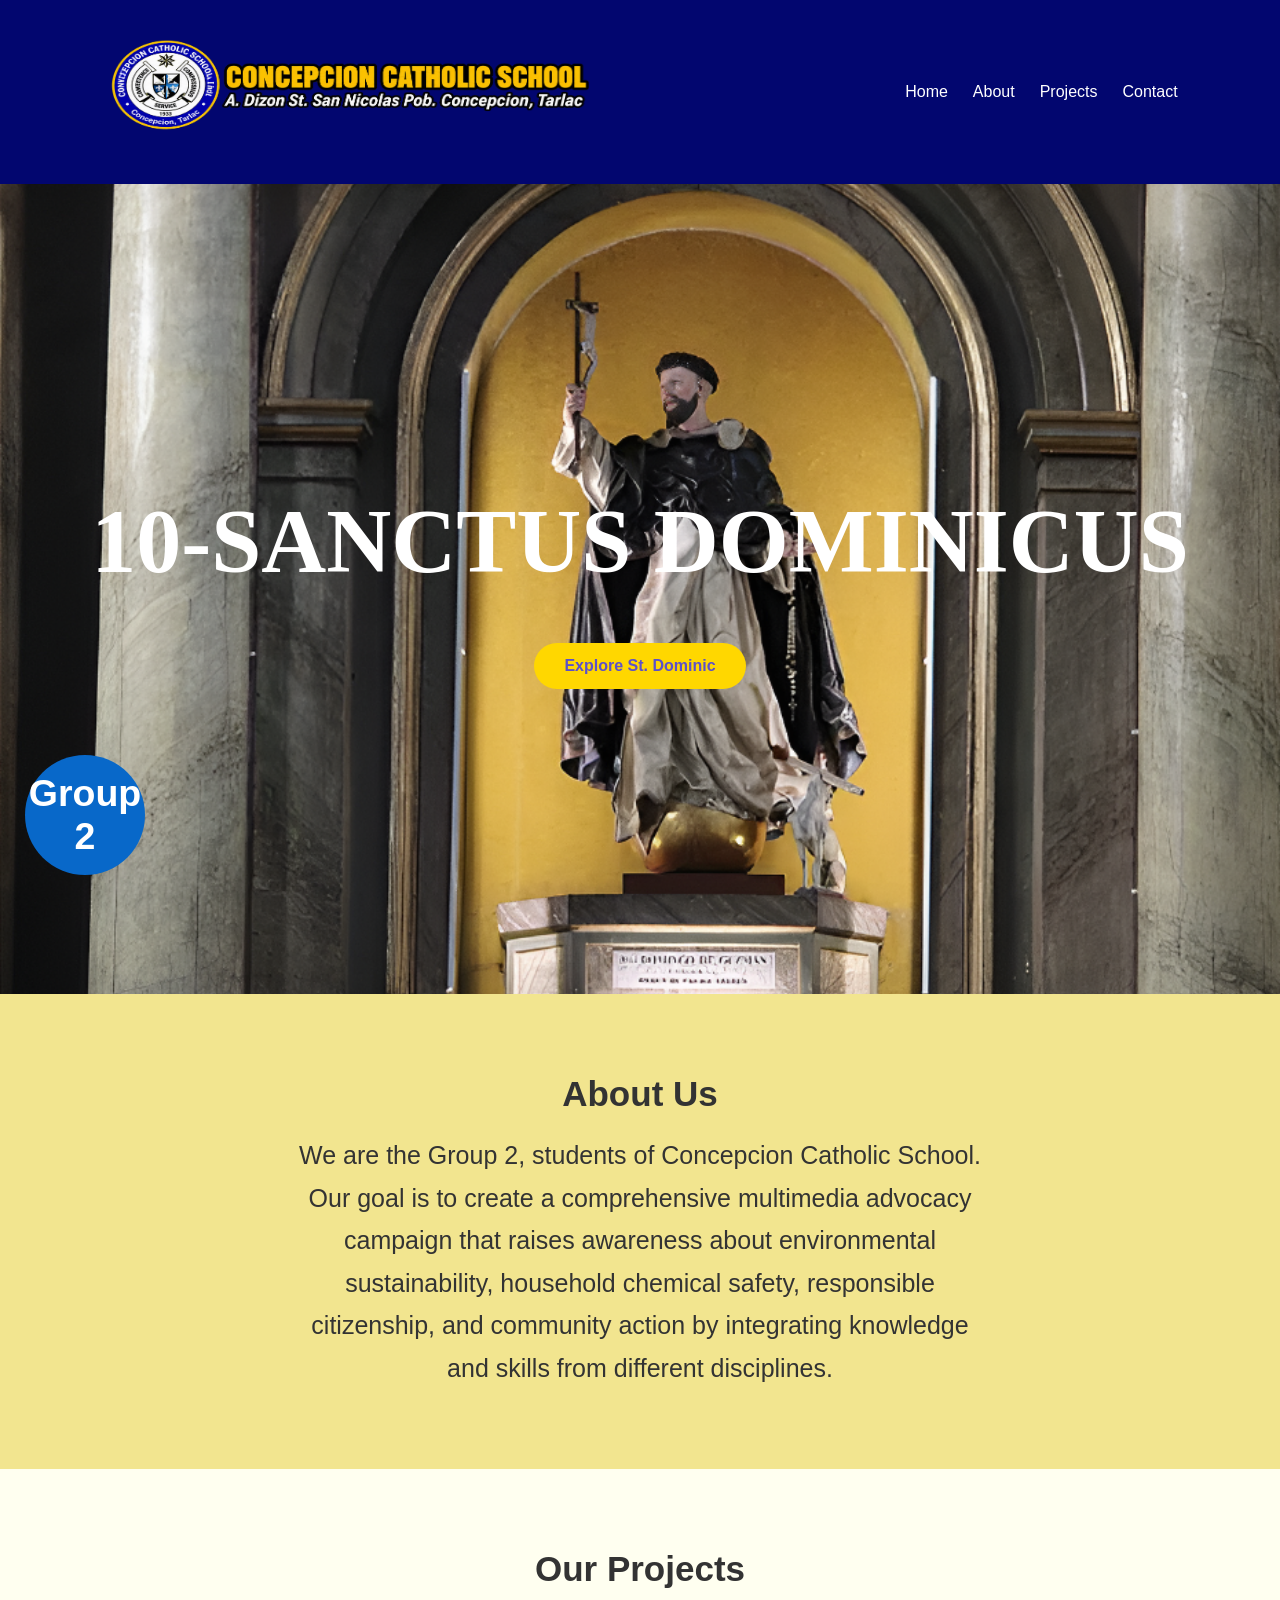
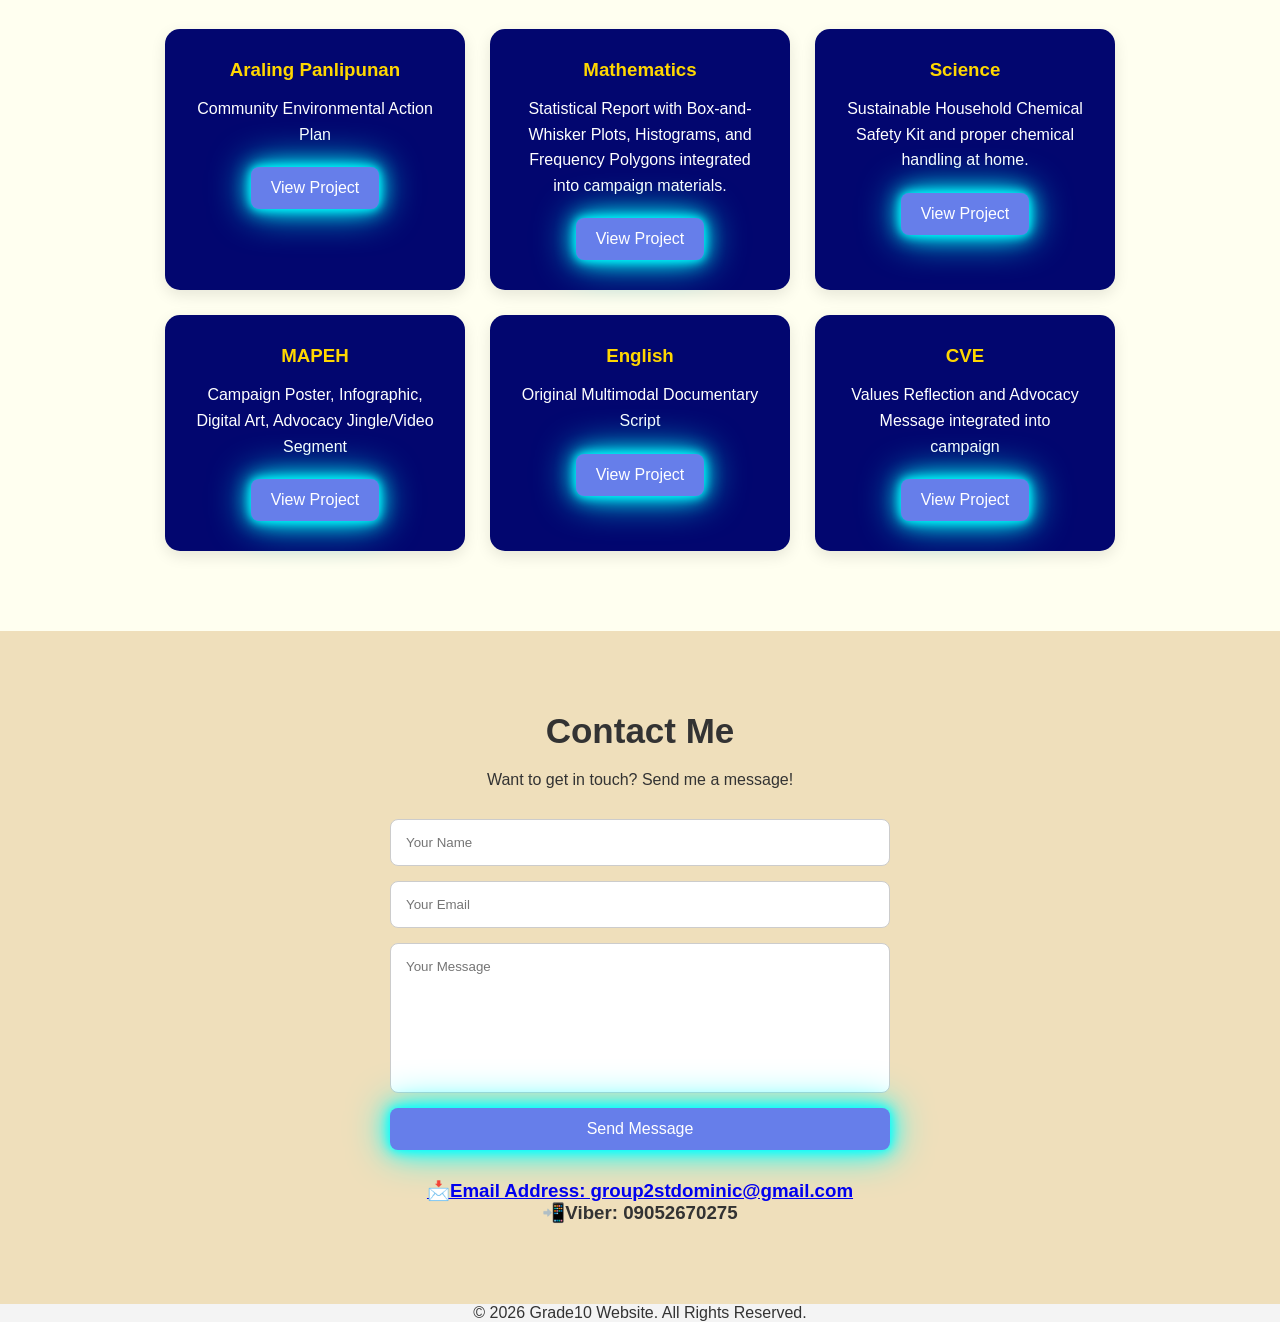
<file: index.html>
<!DOCTYPE html>
<html lang="en">
<head>
    <meta charset="UTF-8">
    <meta name="viewport" content="width=device-width, initial-scale=1.0">
    <title>My Website</title>
    <link rel="stylesheet" href="style.css">
</head>

<body>

    <header>
        <nav>
<div class="logo-title">
    <img src="ccsnobg4.png" width=500" height="140" alt="School Logo">
    
</div>
   
   

           <div class="nav-links">
                <a href="#home">Home</a>
                <a href="#about">About</a>
                <a href="#projects">Projects</a>
                <a href="#contact">Contact</a>
            </div>
        </nav>
    </header>

    <section id="home" class="hero">
        <div>
           <h1 class="color-change">10-SANCTUS DOMINICUS</h1>

   <a href="stdominic.html" class="button">Explore St. Dominic</a>
</div>

<div>
<a href="page2.html" class="round-button">
 <h2>Group<br>2 </h2>
</a>

</div>

           
            
    </section>

    <section id="about" class="about">
        <h2>About Us</h2>
        <p>We are the Group 2, students of Concepcion Catholic School. Our goal is to create a comprehensive multimedia advocacy campaign that raises awareness about environmental sustainability, household chemical safety, responsible citizenship, and community action by integrating knowledge and skills from different disciplines.
        </p>
    </section>

    <section id="projects" class="projects">
      <h2 class="bounce-text">Our Projects</h2>  
        <div class="cards">

            <div class="card">
                <h3>Araling Panlipunan</h3>
                <p>
                    Community Environmental Action Plan

                </p>
          <a href="AP.html" class="project-button">

                   <button>View Project</button>
             </a>

                
            </div>

            <div class="card">
                <h3>Mathematics</h3>
                <p>
                    Statistical Report with Box-and-Whisker Plots, Histograms, and Frequency Polygons integrated into campaign materials.
                </p>
               <a href="Math.html" class="project-button">
                <button>View Project</button>
               </a>
            </div>

            <div class="card">
                <h3>Science</h3>
                <p>
                    Sustainable Household Chemical Safety Kit and proper chemical handling at home.
                </p>
            <a href="Science.html" class="project-button">
                      <button>View Project</button>
             </a>
            </div>

              <div class="card">
                <h3>MAPEH</h3>
                <p>
                   Campaign Poster, Infographic, Digital Art, Advocacy Jingle/Video Segment                
                </p>
            <a href="MAPEH.html" class="project-button">
              <button>View Project</button>
                 </a>
            </div>

<div class="card">
                <h3>English</h3>
                <p>
                   Original Multimodal Documentary Script
                </p>
           <a href="English.html" class="project-button">
                <button>View Project</button>
            </a>
            </div>

<div class="card">
                <h3>CVE</h3>
                <p>
                    Values Reflection and Advocacy Message integrated into campaign
                </p>
            <a href="CVE.html" class="project-button">
                <button>View Project</button>
              </a>

            </div>





    </section>

    <section id="contact" class="contact">
        <h2>Contact Me</h2>
        <p>Want to get in touch? Send me a message!</p>
<form id="contactForm">
    <input type="text" placeholder="Your Name">
    <input type="email" placeholder="Your Email">
    <textarea id="message" placeholder="Your Message"></textarea>
    
    <button type="submit">Send Message</button>
</form>

<script>
document.getElementById("contactForm").addEventListener("submit", function(event) {
    event.preventDefault();

    alert("Your message has been sent✅!");

    this.reset();
});
</script>
 
<center>
<a href="https://mail.google.com/mail/u/1/#inbox?compose=new" class="email-link">
    <h3>📩Email Address: group2stdominic@gmail.com</h3>
</a>
    <h3>📲Viber: 09052670275</h3>
</center>


    </section>

    <footer>
      <center>  <p>© 2026 Grade10 Website. All Rights Reserved.</p></center>
    </footer>

</body>
</html>
</file>
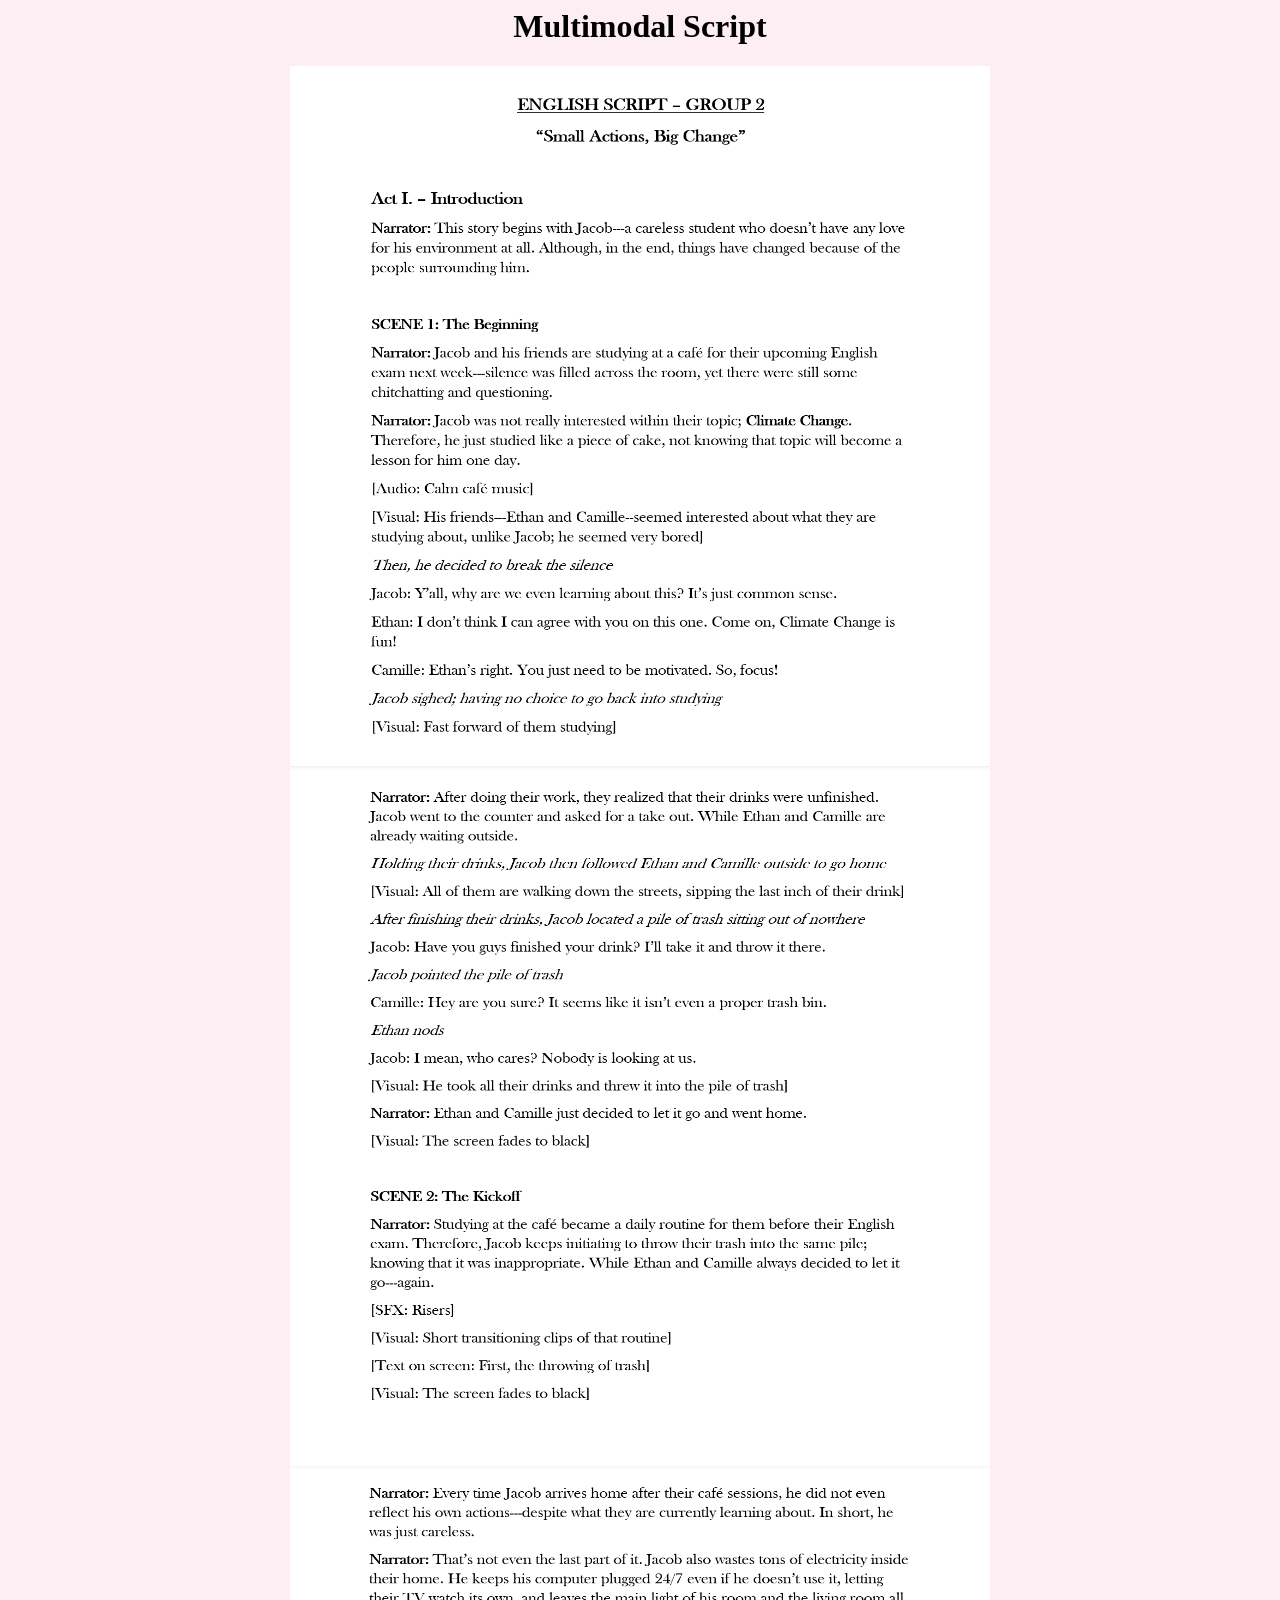
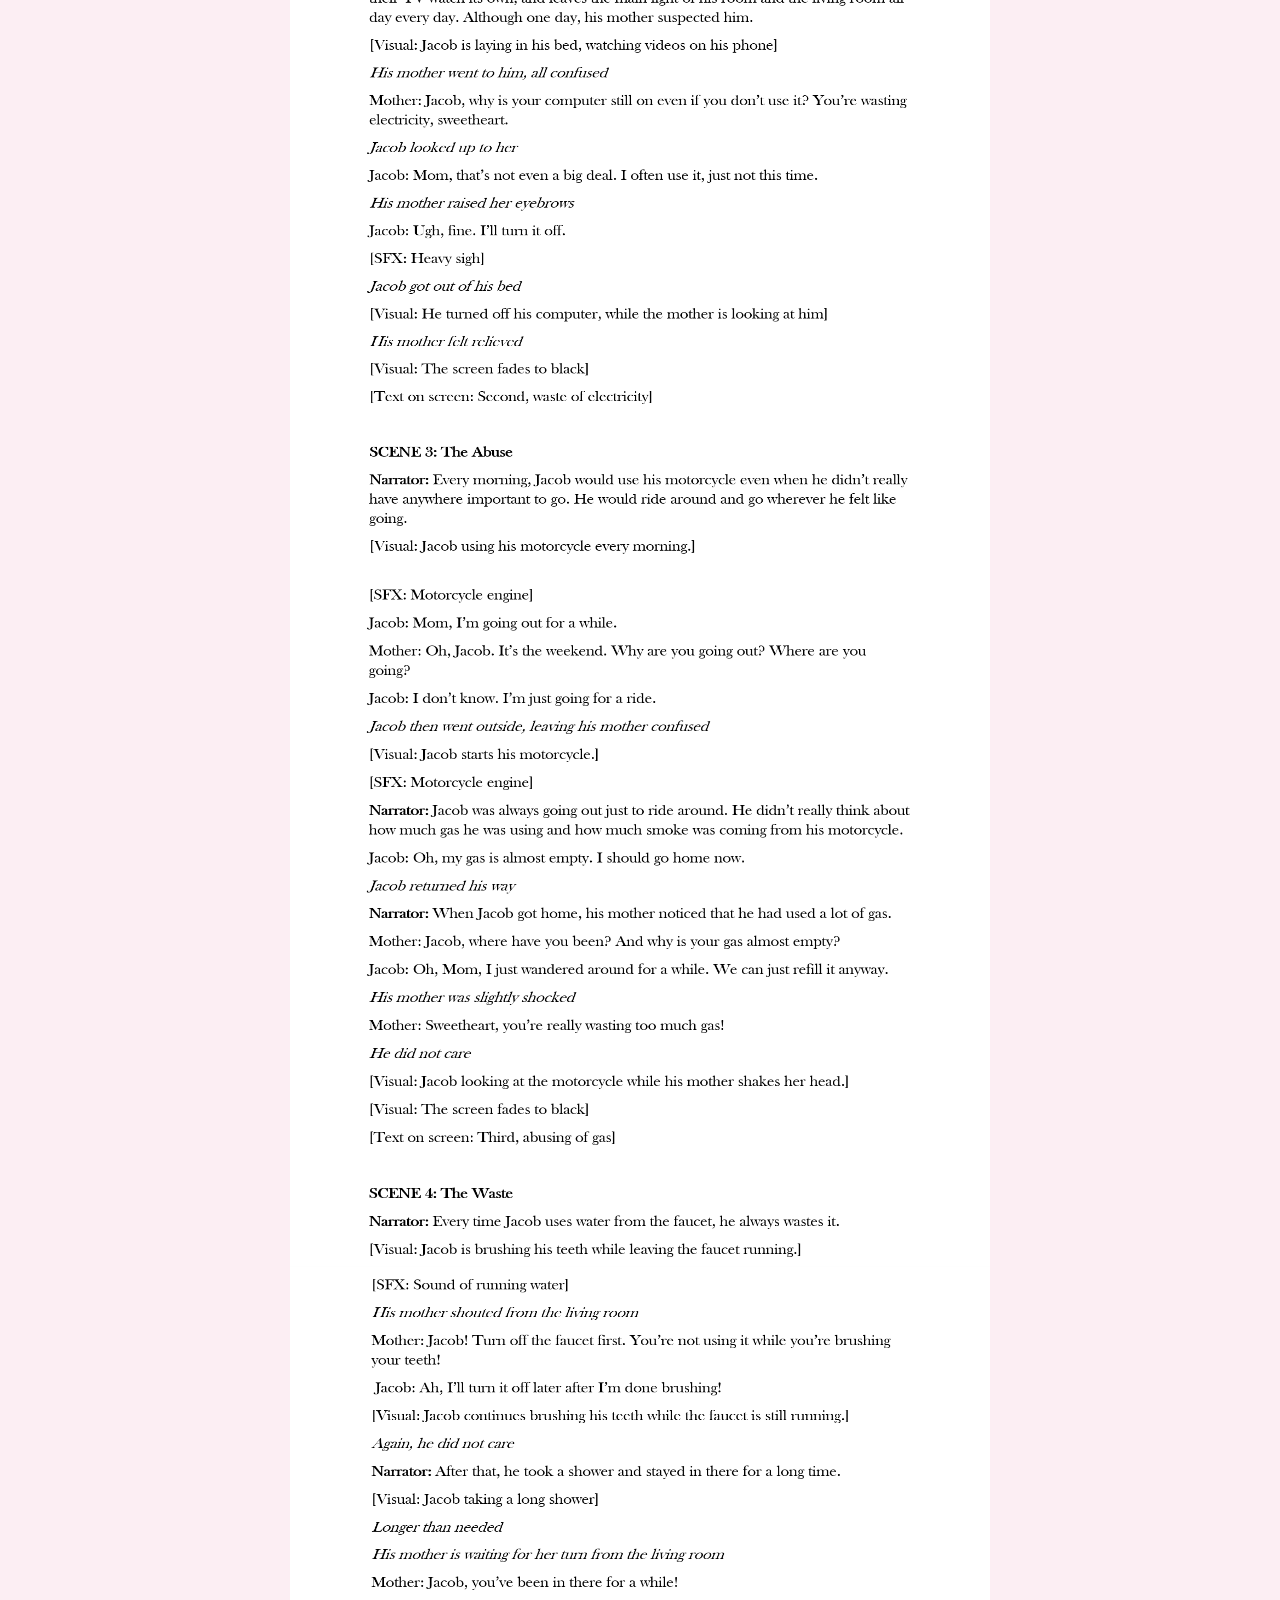
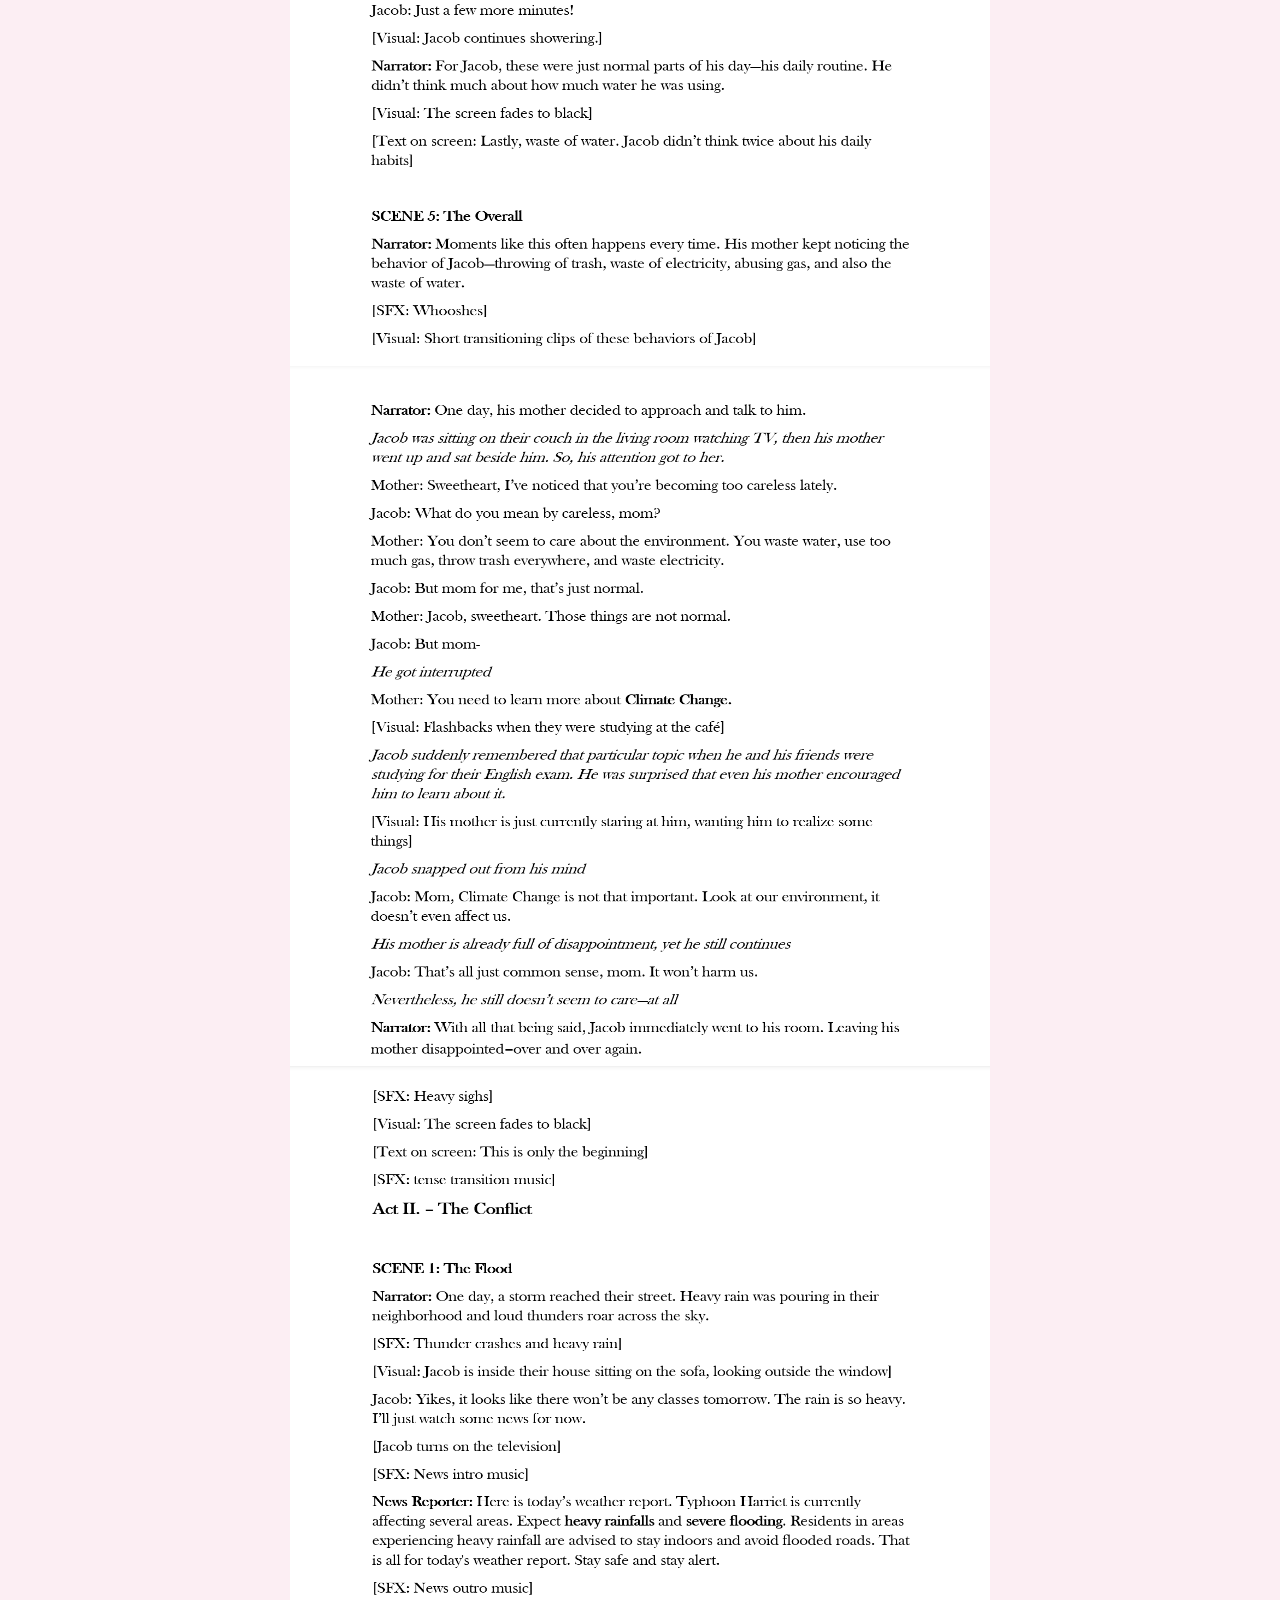
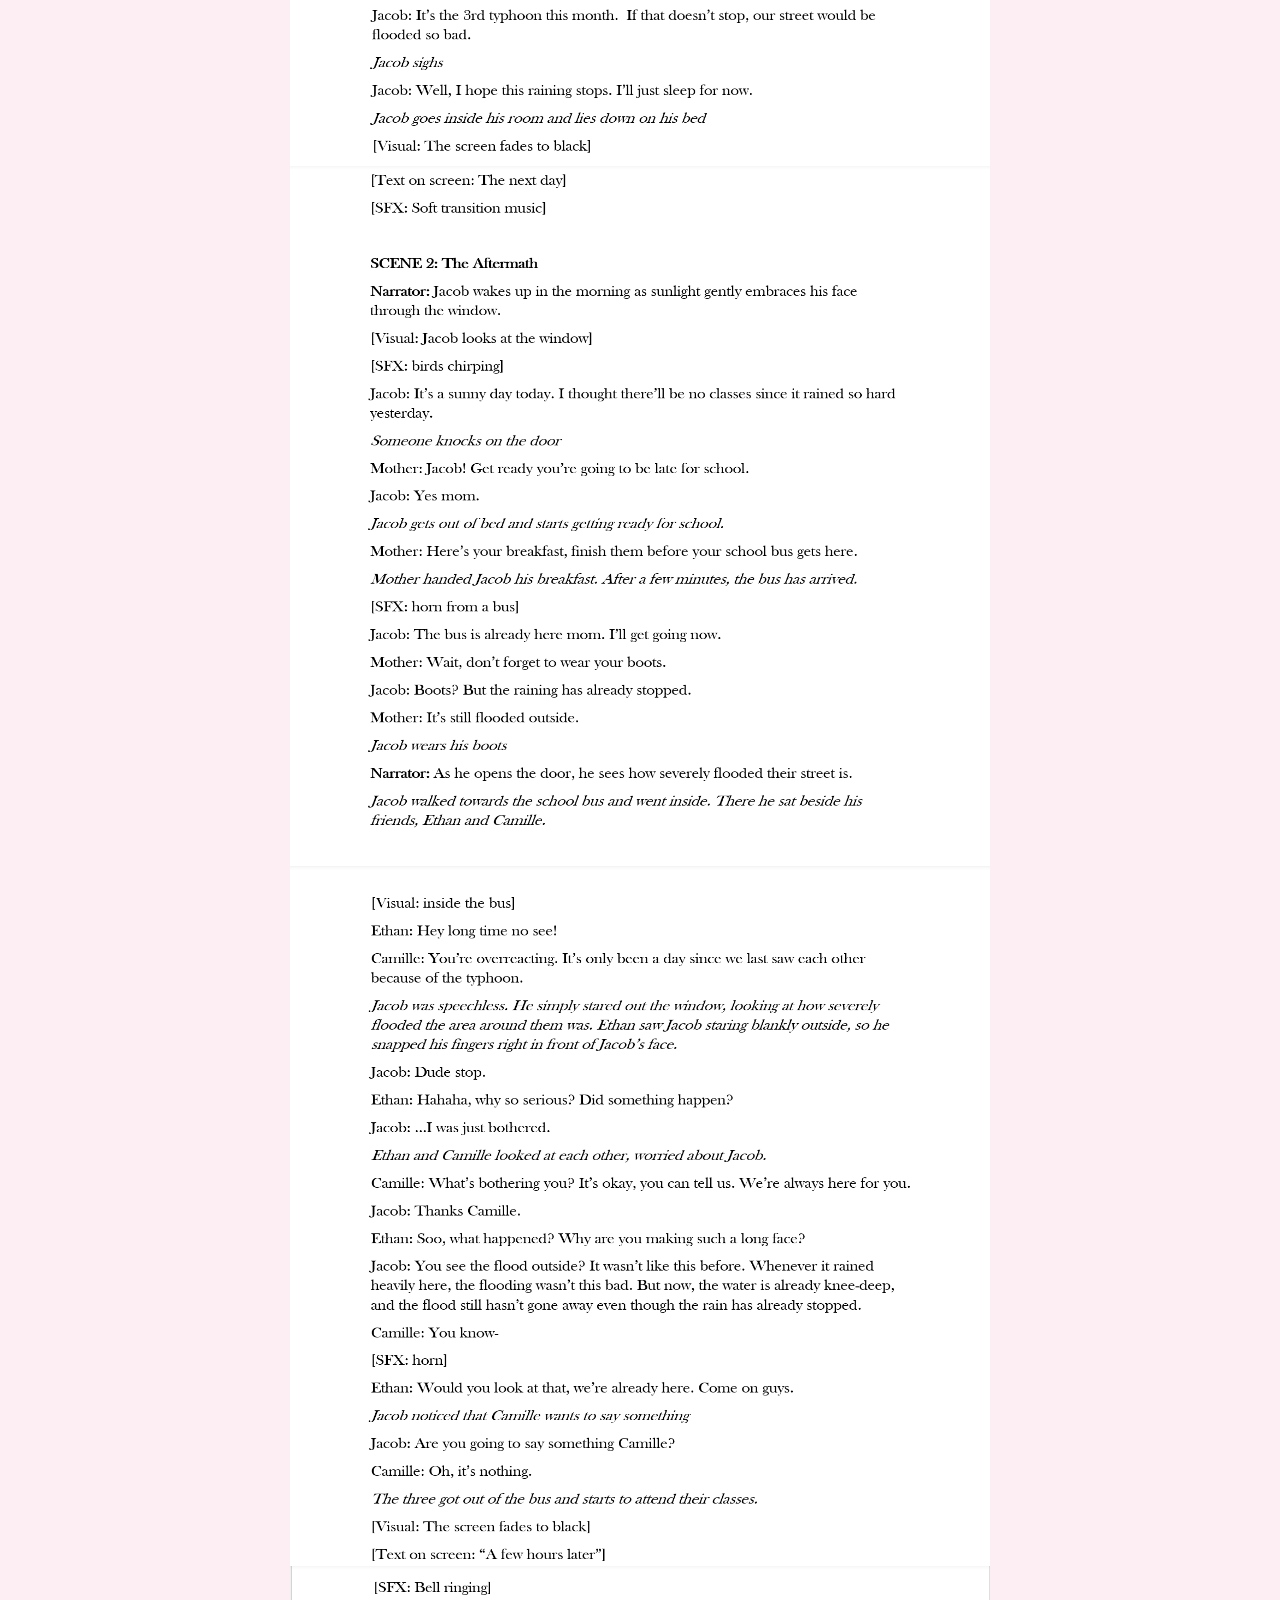
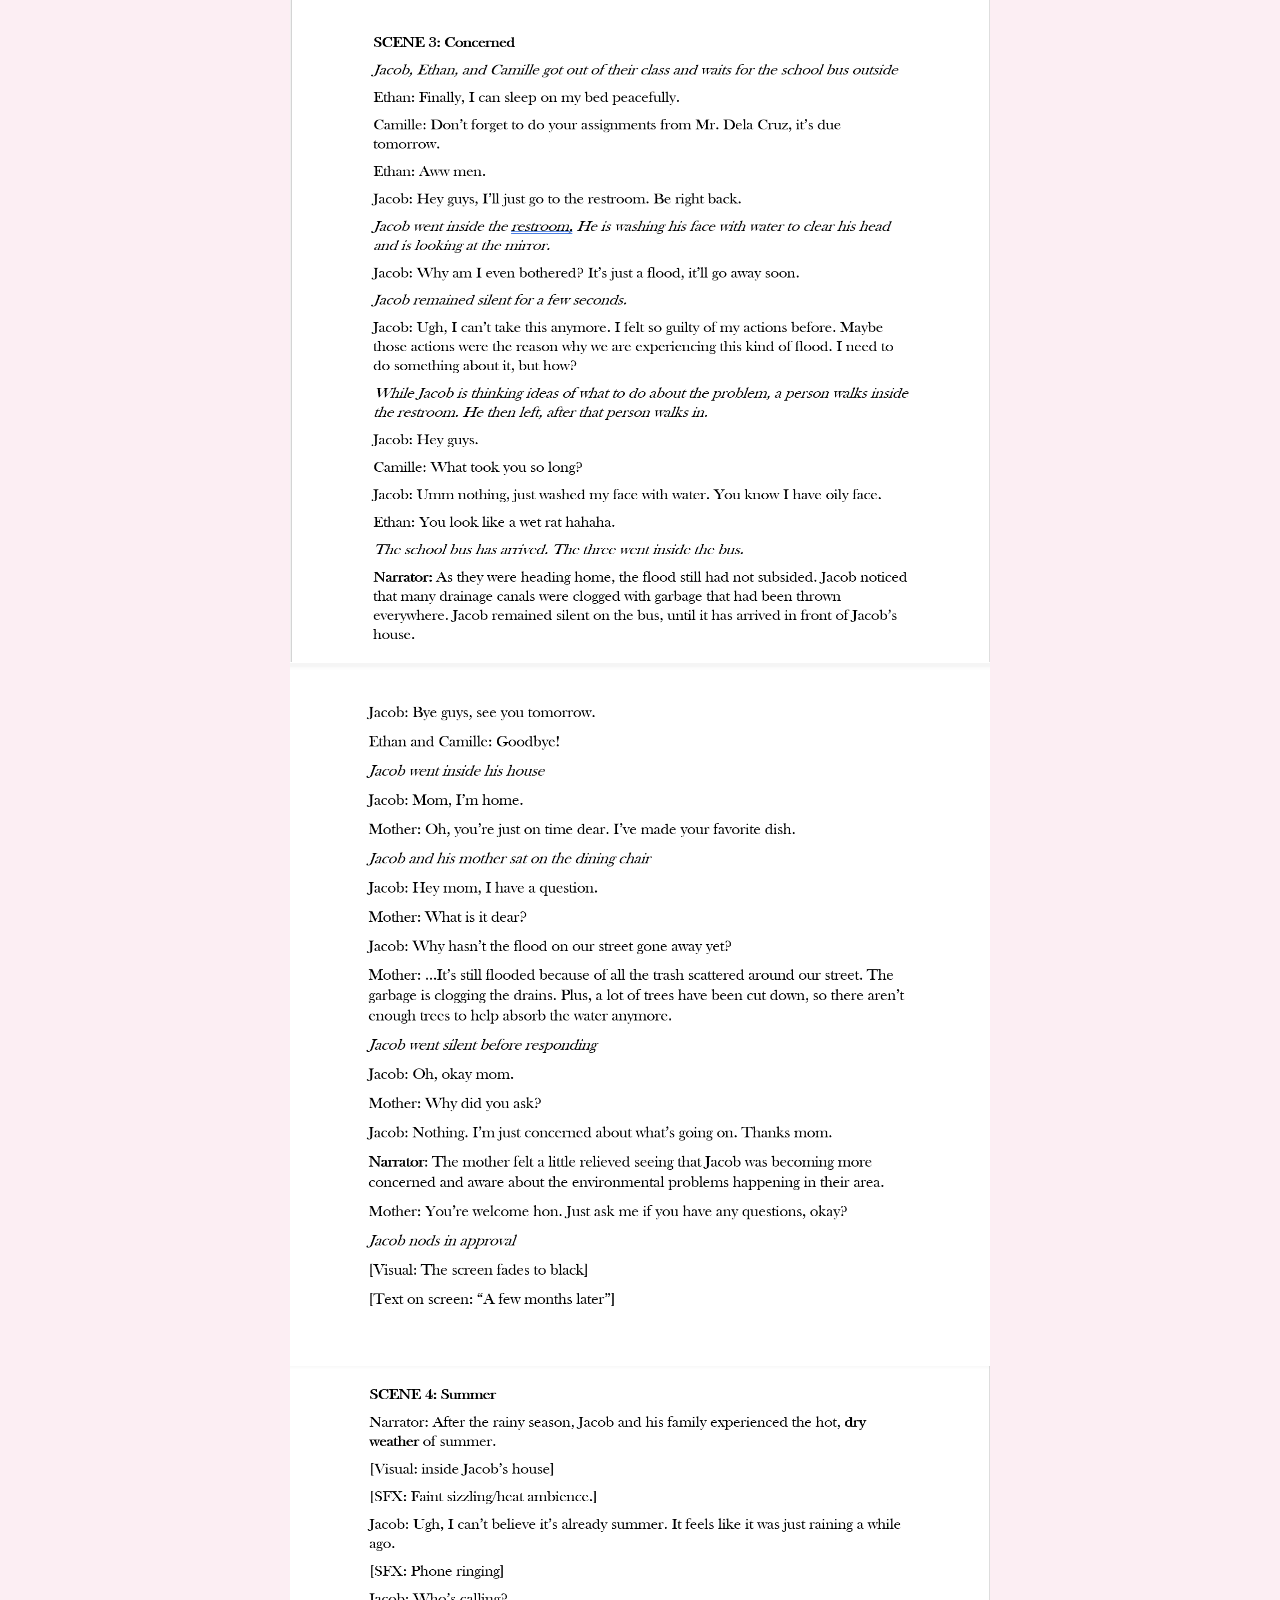
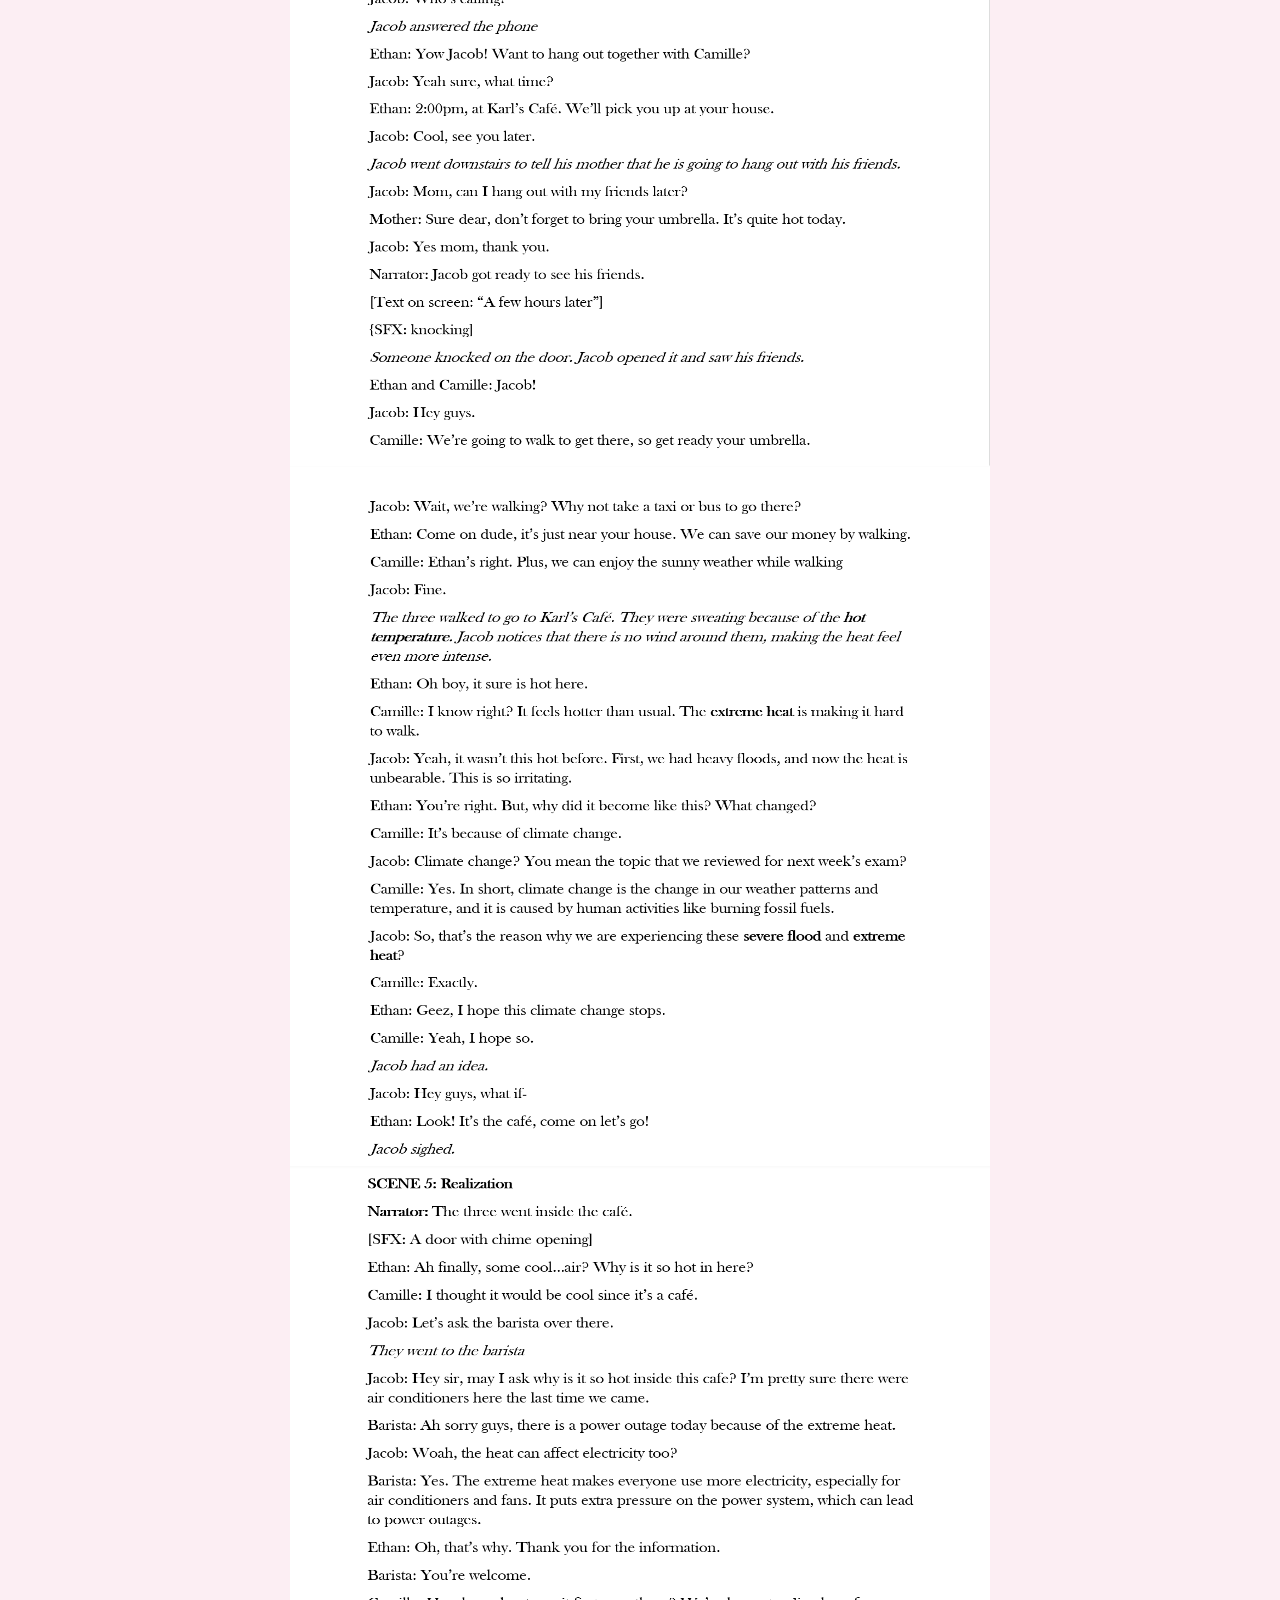
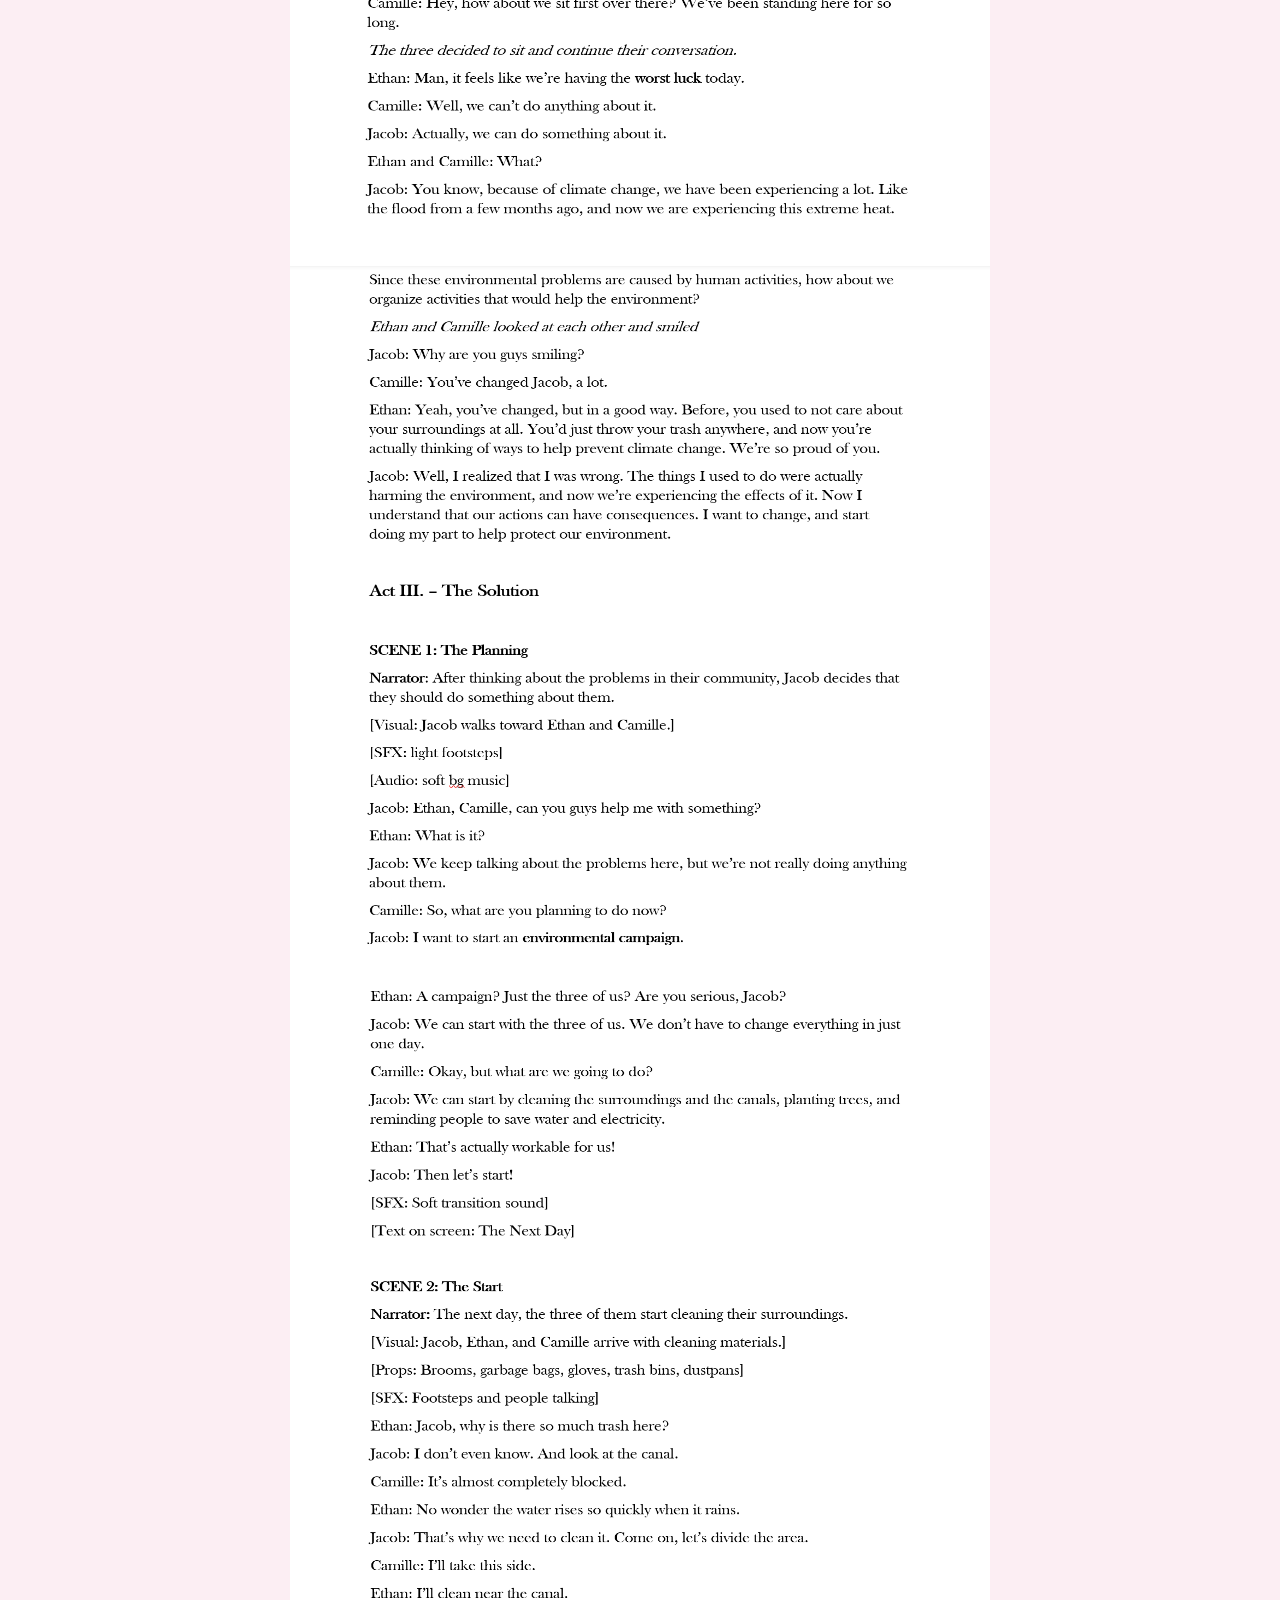
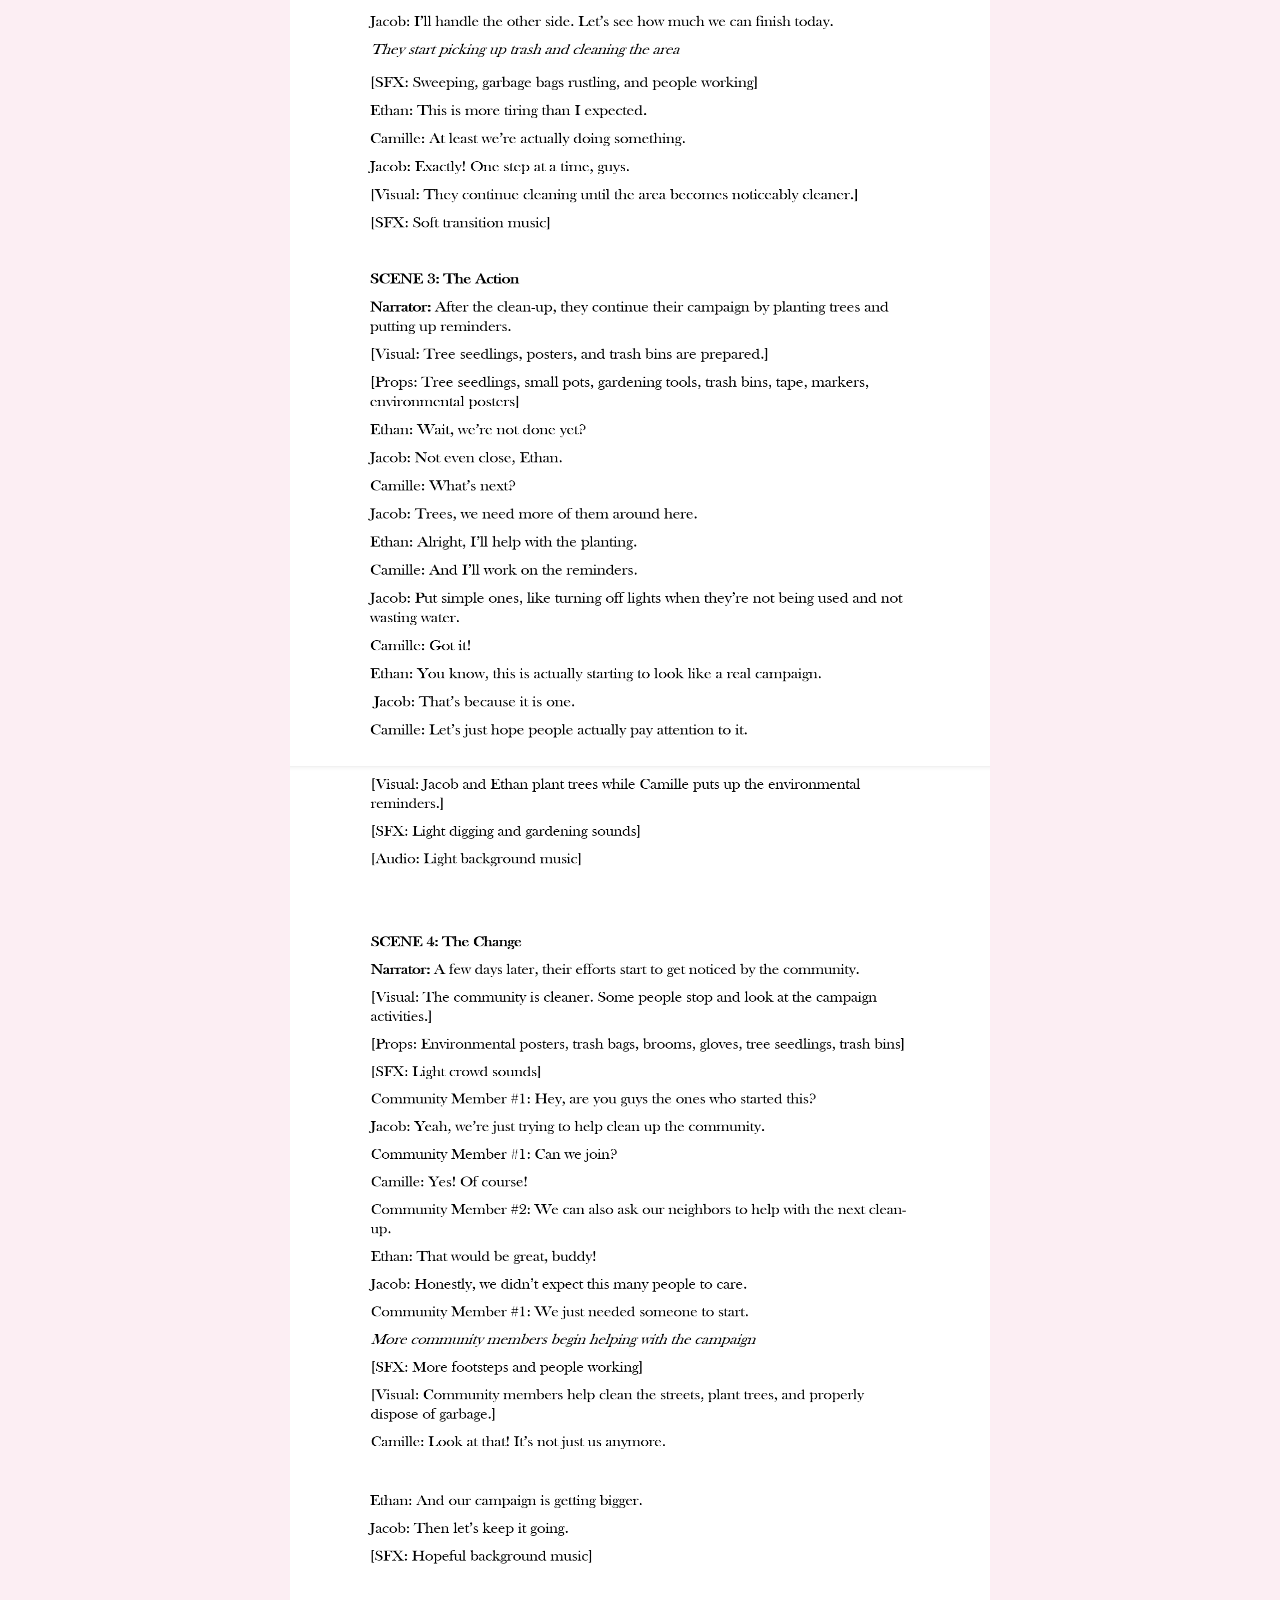
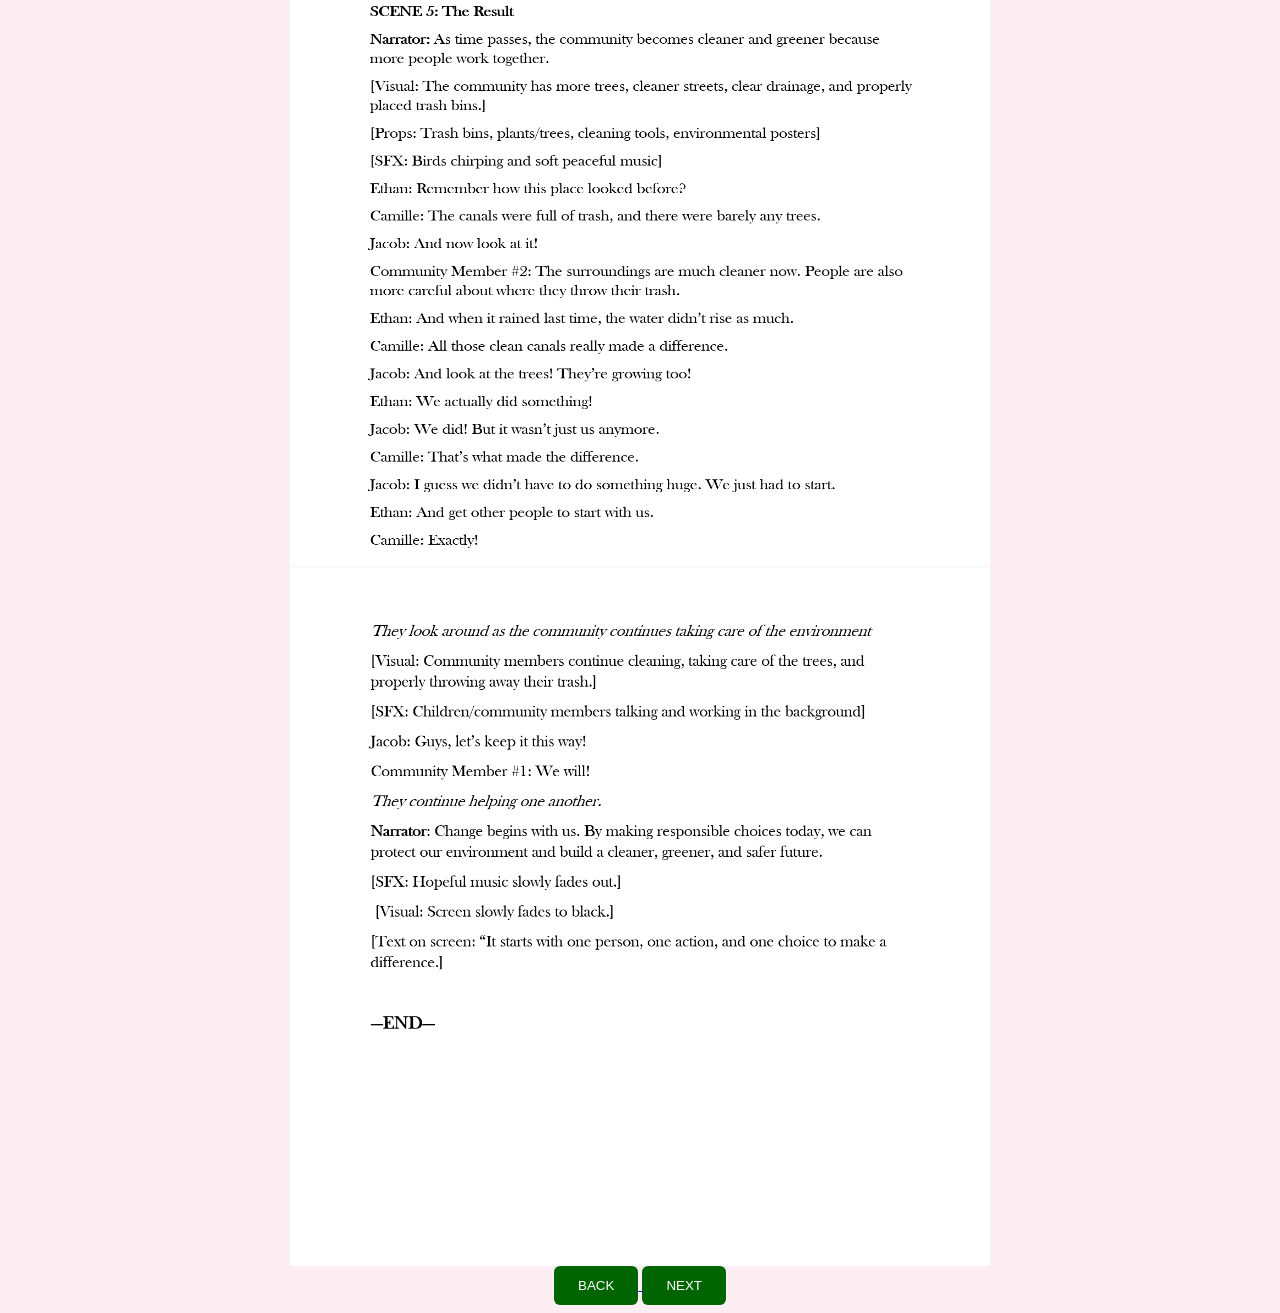
<file: English.html>
<html>
<head>
<title>English</title>
</head>
<body bgcolor="#FCEEF3">
<center>
<h1>Multimodal Script</h1>

<img src="19.png" width="700" height="700">
<img src="20.png" width="700" height="700">
<img src="21.png" width="700" height="700">
<img src="22.png" width="700" height="700">
<img src="23.png" width="700" height="700">
<img src="24.png" width="700" height="700">
<img src="26.png" width="700" height="700">
<img src="27.png" width="700" height="700">
<img src="28.png" width="700" height="700">
<img src="29.png" width="700" height="700">
<img src="30.png" width="700" height="700">
<img src="31.png" width="700" height="700">
<img src="32.png" width="700" height="700">
<img src="33.png" width="700" height="700">
<img src="34.png" width="700" height="700">
<img src="35.png" width="700" height="700">
<img src="36.png" width="700" height="700">
<img src="37.png" width="700" height="700">
<img src="38.png" width="700" height="700">
<img src="39.png" width="700" height="700">
</center>

<center>
<a href="MAPEH.html" class="nav-button">
<button class="hover-btn">BACK</button>

<style>
.hover-btn {
  background-color: #006400;
  color: white;
  padding: 12px 24px;
  border: none;
  border-radius: 6px;
  cursor: pointer;
  transition: 0.3s;
}

.hover-btn:hover {
  background-color: red;
  transform: scale(1.05);
}
</style>
<a href="CVE.html" class="nav-button">
<button class="hover-btn">NEXT</button>
</a>


<style>
.hover-btn {
  background-color: #006400;
  color: white;
  padding: 12px 24px;
  border: none;
  border-radius: 6px;
  cursor: pointer;
  transition: 0.3s;
}

.hover-btn:hover {
  background-color: red;
  transform: scale(1.05);
}
</style>
</center>

</body>
</html>
</file>
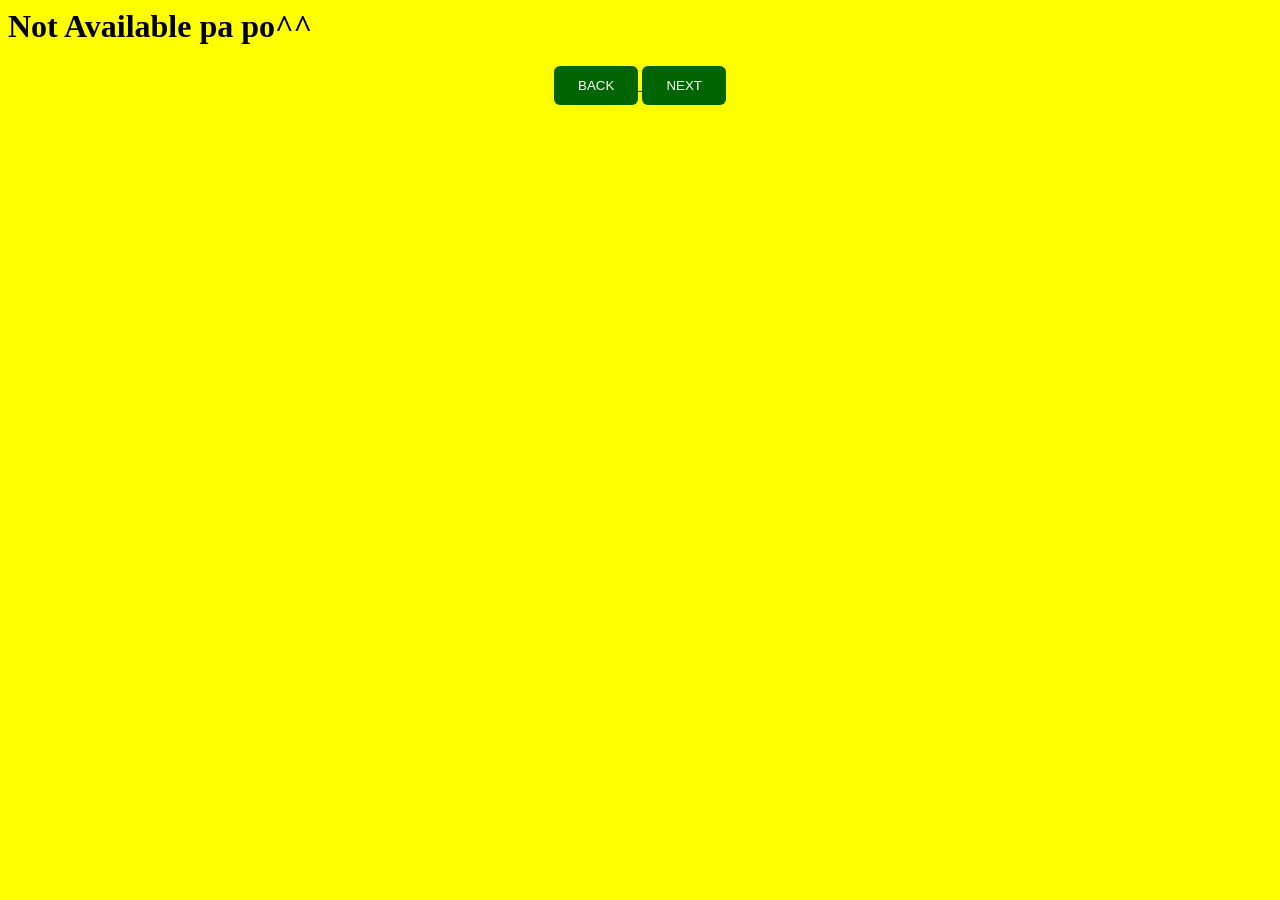
<file: MAPEH.html>
<html>
<head>
<title>MAPEH</title>
<body bgcolor="yellow">
<h1>Not Available pa po^^</h1>
<div class="navigation">
</a>



<center>
<a href="Science.html" class="nav-button">
<button class="hover-btn">BACK</button>
</a>


<style>
.hover-btn {
  background-color: #006400;
  color: white;
  padding: 12px 24px;
  border: none;
  border-radius: 6px;
  cursor: pointer;
  transition: 0.3s;
}

.hover-btn:hover {
  background-color: red;
  transform: scale(1.05);
}
</style>

<a href="English.html" class="nav-button">
<button class="hover-btn">NEXT</button>
</a>

<style>
.hover-btn {
  background-color: #006400;
  color: white;
  padding: 12px 24px;
  border: none;
  border-radius: 6px;
  cursor: pointer;
  transition: 0.3s;
}

.hover-btn:hover {
  background-color: red;
  transform: scale(1.05);
}
</style>
</center>
</file>
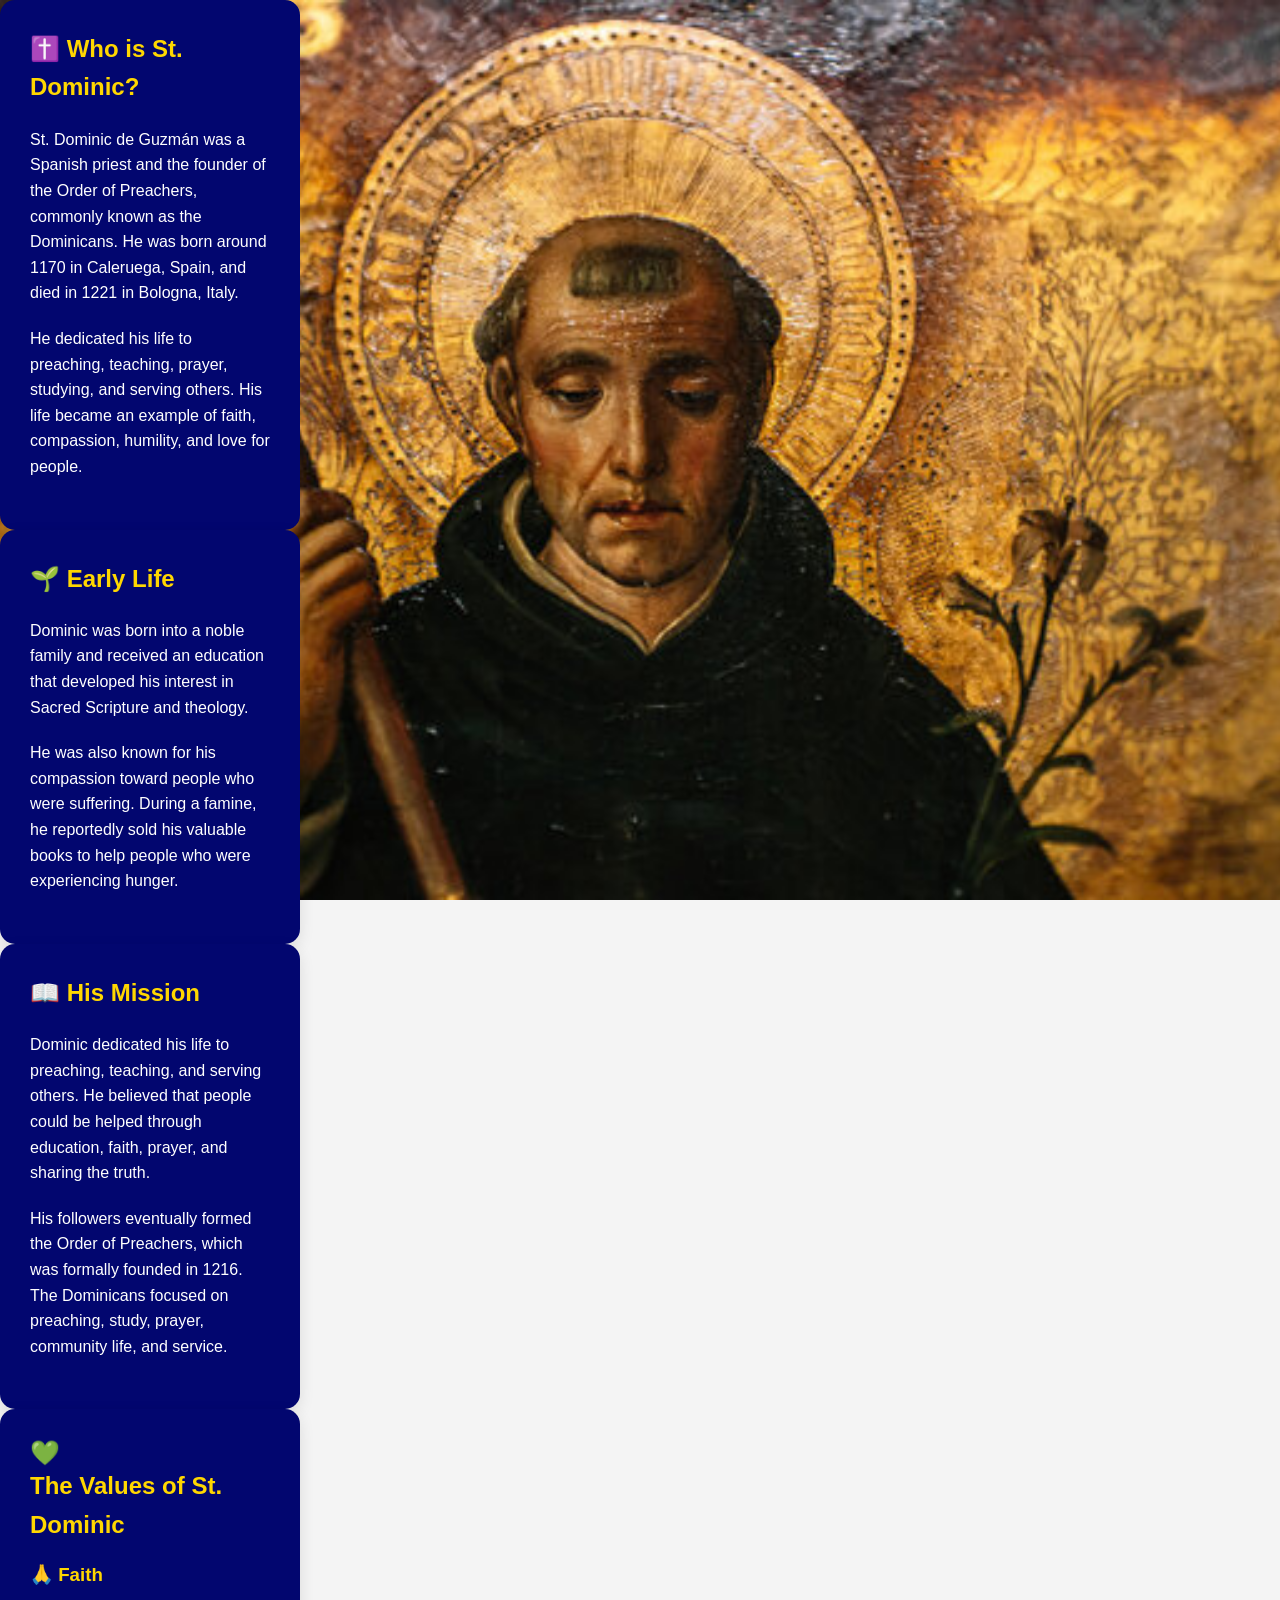
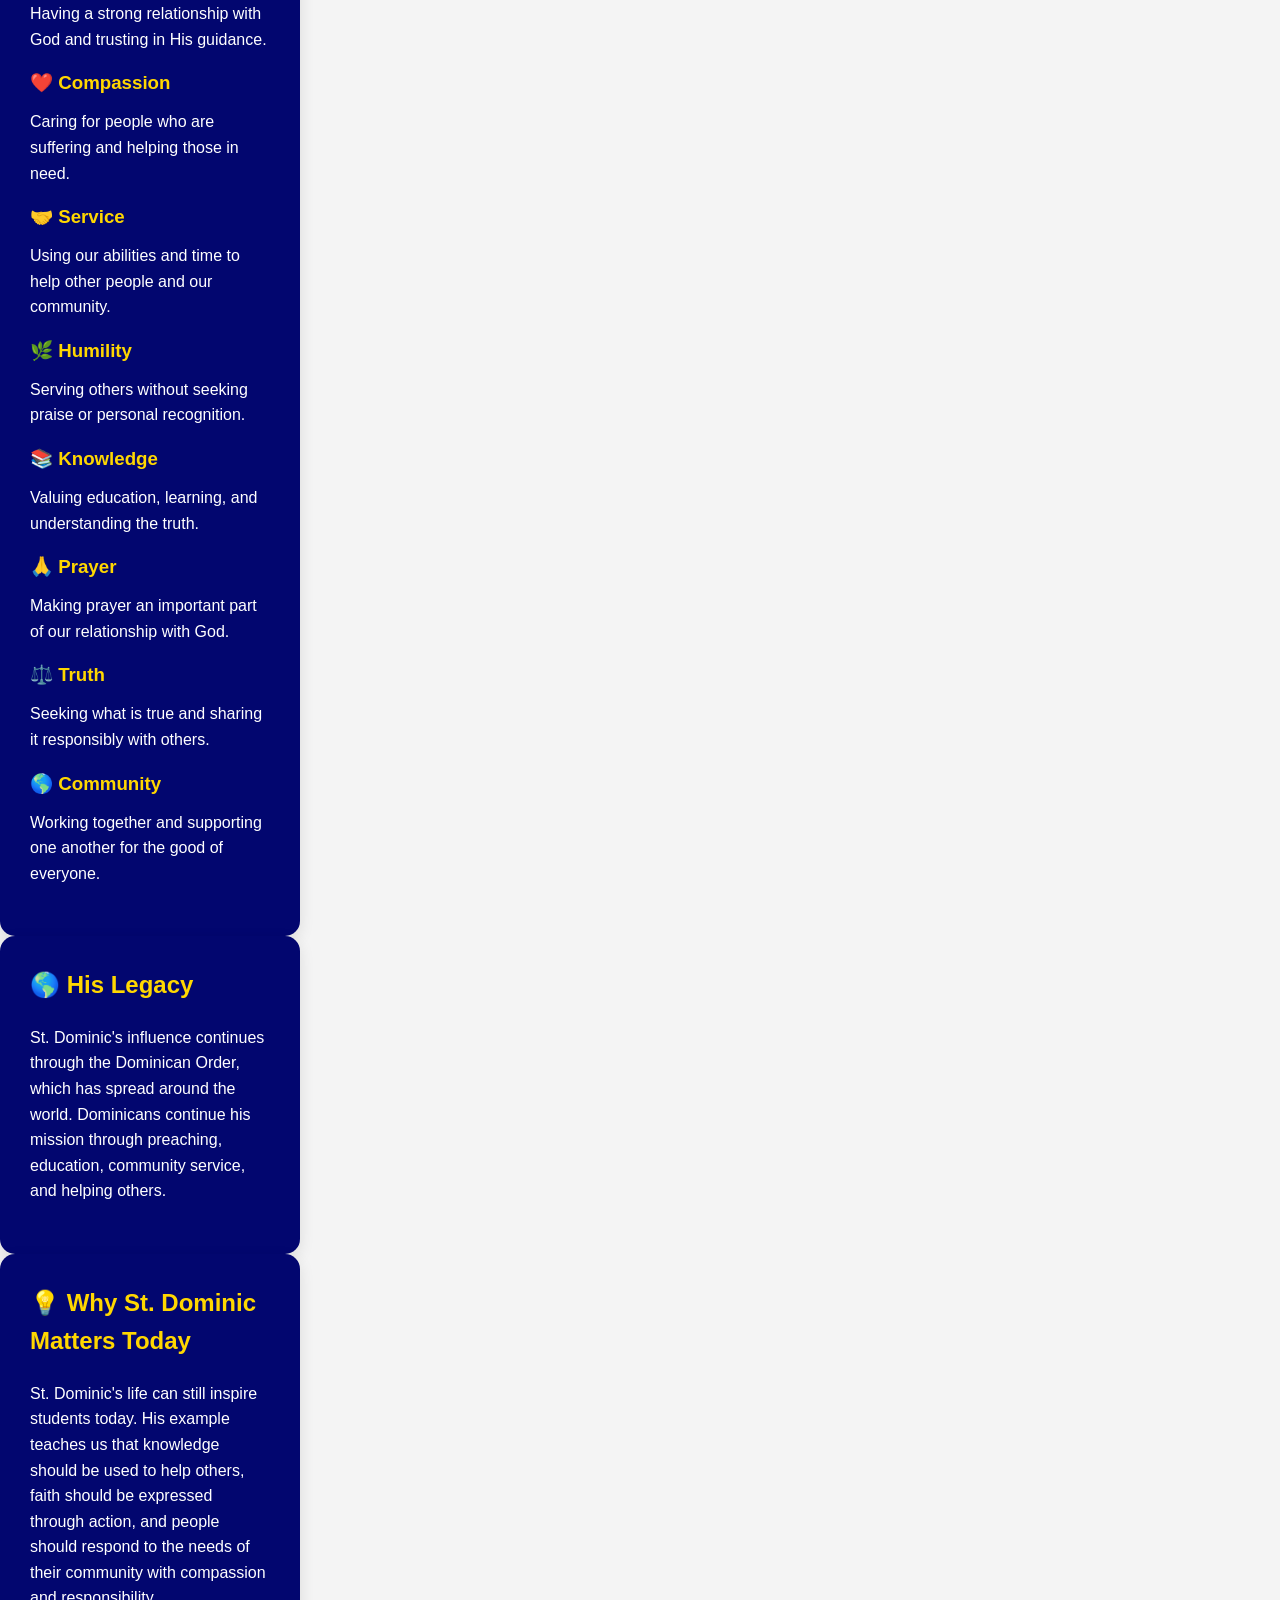
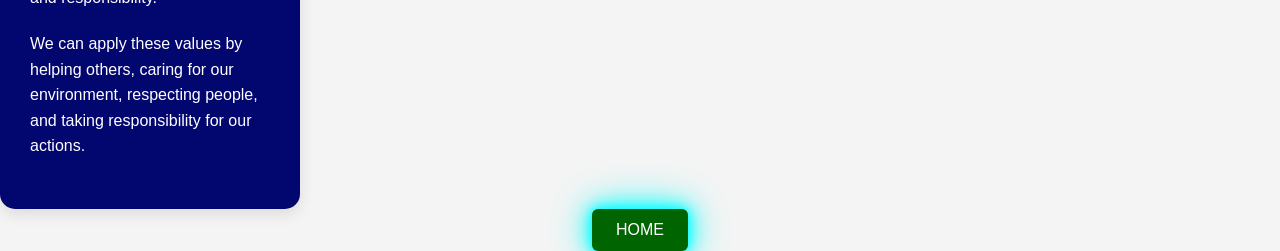
<file: page3.html>
<html>
<head>
<link rel="stylesheet" href="style.css">
<title>About St.Dominic</title>
</head>
<body>


<style>
        body {
            background-image: url("domdom.jpg");
            background-size: cover;
            background-position: center;
            background-repeat: no-repeat;
            background-attachment: fixed;
        }
    </style>


    <div class="container">

        <!-- INTRODUCTION -->
        <div class="card">
            <h2><p style="color: gold;">✝️ Who is St. Dominic?</p></h2>

            <p>
                St. Dominic de Guzmán was a Spanish priest and the founder
                of the Order of Preachers, commonly known as the Dominicans.
                He was born around 1170 in Caleruega, Spain, and died in
                1221 in Bologna, Italy.
            </p>

            <p>
                He dedicated his life to preaching, teaching, prayer,
                studying, and serving others. His life became an example
                of faith, compassion, humility, and love for people.
            </p>
        </div>


        <!-- EARLY LIFE -->
        <div class="card">
            <h2> <p style="color: gold;">🌱 Early Life</p></h2>


            <p>
                Dominic was born into a noble family and received an
                education that developed his interest in Sacred Scripture
                and theology.
            </p>

            <p>
                He was also known for his compassion toward people who
                were suffering. During a famine, he reportedly sold his
                valuable books to help people who were experiencing hunger.
            </p>
        </div>


        <!-- MISSION -->
        <div class="card">
            <h2><p style="color: gold;">📖 His Mission</p></h2>

            <p>
                Dominic dedicated his life to preaching, teaching, and
                serving others. He believed that people could be helped
                through education, faith, prayer, and sharing the truth.
            </p>

            <p>
                His followers eventually formed the Order of Preachers,
                which was formally founded in 1216. The Dominicans focused
                on preaching, study, prayer, community life, and service.
            </p>
        </div>


        <!-- VALUES -->
        <div class="card">

            <h2>💚<p style="color: gold;"> The Values of St. Dominic</p></h2>

            <div class="values">

                <div class="value">
                    <h3>🙏 Faith</h3>
                    <p>
                        Having a strong relationship with God and trusting
                        in His guidance.
                    </p>
                </div>

                <div class="value">
                    <h3>❤️ Compassion</h3>
                    <p>
                        Caring for people who are suffering and helping
                        those in need.
                    </p>
                </div>

                <div class="value">
                    <h3>🤝 Service</h3>
                    <p>
                        Using our abilities and time to help other people
                        and our community.
                    </p>
                </div>

                <div class="value">
                    <h3>🌿 Humility</h3>
                    <p>
                        Serving others without seeking praise or personal
                        recognition.
                    </p>
                </div>

                <div class="value">
                    <h3>📚 Knowledge</h3>
                    <p>
                        Valuing education, learning, and understanding
                        the truth.
                    </p>
                </div>

                <div class="value">
                    <h3>🙏 Prayer</h3>
                    <p>
                        Making prayer an important part of our relationship
                        with God.
                    </p>
                </div>

                <div class="value">
                    <h3>⚖️ Truth</h3>
                    <p>
                        Seeking what is true and sharing it responsibly
                        with others.
                    </p>
                </div>

                <div class="value">
                    <h3>🌎 Community</h3>
                    <p>
                        Working together and supporting one another for
                        the good of everyone.
                    </p>
                </div>

            </div>

        </div>


        <!-- LEGACY -->
        <div class="card">
            <h2><p style="color: gold;">🌎 His Legacy</p></h2>

            <p>
                St. Dominic's influence continues through the Dominican
                Order, which has spread around the world. Dominicans
                continue his mission through preaching, education,
                community service, and helping others.
            </p>
        </div>


        <!-- WHY HE MATTERS -->
        <div class="card highlight">

            <h2><p style="color: gold;">💡 Why St. Dominic Matters Today</p></h2>

            <p>
                St. Dominic's life can still inspire students today.
                His example teaches us that knowledge should be used to
                help others, faith should be expressed through action,
                and people should respond to the needs of their community
                with compassion and responsibility.
            </p>

            <p>
                We can apply these values by helping others, caring for
                our environment, respecting people, and taking
                responsibility for our actions.
            </p>

        </div>

<center>
<a href="index.html" class="nav-button">
<button class="hover-btn">HOME</button>
</a>

<style>
.hover-btn {
  background-color: #006400;
  color: white;
  padding: 12px 24px;
  border: none;
  border-radius: 6px;
  cursor: pointer;
  transition: 0.3s;
}

.hover-btn:hover {
  background-color: red;
  transform: scale(1.05);
}
</style>
</center>



      


        
</body>
</html>
</file>
<file: style.css>
* {
    margin: 0;
    padding: 0;
    box-sizing: border-box;
}

html {
    scroll-behavior: smooth;
}

body {
    font-family: Arial, sans-serif;
    background-color: #f4f4f4;
    color: #333;
}

/* Navigation */
header {
    background-color: #02066F;
    padding: 20px 8%;
    position: sticky;
    top: 0;
    z-index: 100;
}

nav {
    display: flex;
    justify-content: space-between;
    align-items: center;
}

nav h2 {
    color: white;
}

.nav-links {
    display: flex;
    gap: 25px;
    
}

.nav-links a {
    color: white;
    text-decoration: none;
    transition: 0.3s;
}

.nav-links a:hover {
    color: #8e7dff;
}

/* Hero */
.hero {
    min-height: 90vh;
    display: flex;
    justify-content: center;
    align-items: center;
    text-align: center;
    padding: 30px;

    background-image: url("dominic3.png");
    background-size: cover;
    background-position: center;
    background-repeat: no-repeat;
    color: white;
}

.hero h1 {
    font-size: 90px;
    font-family: Georgia, serif;
    margin-bottom: 20px;
}

.hero p {
    font-size: 20px;
    max-width: 600px;
    margin: auto;
    line-height: 1.6;
}

	.color-change {
  animation: colors 4s linear infinite;
}

@keyframes colors {
  0%   { color: red; }
  25%  { color: blue; }
  50%  { color: green; }
  75%  { color: orange; }
  80% { color: red; }
 100% { color: White; }

}

.button {
    display: inline-block;
    margin-top: 30px;
    padding: 14px 30px;
    background-color: gold;
    color: #5c50c9;
    text-decoration: none;
    border-radius: 30px;
    font-weight: bold;
    transition: 0.3s;
}

.button:hover {
    transform: scale(1.08);
}

.round-button {
    width: 120px;
    height: 120px;
    background-color: #0868c9;
    color: white;
    border-radius: 50%;

    display: flex;
    justify-content: center;
    align-items: center;
    text-align: center;

    font-size: 25px;
    font-weight: bold;
    text-decoration: none;

    position: fixed;
    bottom: 25px;
    left: 25px;
            

        }

.round-button:hover {
            background-color: #0056b3 ;
        }





/* About */
.about {
    padding: 80px 10%;
    text-align: center;
    background-color: #F2E58F;
}

.about h2,
.projects h2,
.contact h2 {
    font-size: 35px;
    margin-bottom: 20px;
}

.about p {
    max-width: 700px;
    font-size: 25px;
    margin: auto;
    line-height: 1.7;
}


/* Projects */
.projects {
    padding: 80px 8%;
    text-align: center;
    background-color: #FFFFF0;
}
.bounce-text {
  font-size: 40px;
  font-weight: bold;
  animation: bounce 1s infinite;
}

@keyframes bounce {
  0%, 100% {
    transform: translateY(0);
  }
  50% {
    transform: translateY(-20px);
  }
}

.cards {
    display: flex;
    justify-content: center;
    gap: 25px;
    flex-wrap: wrap;
    margin-top: 40px;
}

.card {
    width: 300px;
    padding: 30px;
    background-color: #02066F;
    border-radius: 15px;
    box-shadow: 0 5px 15px rgba(0,0,0,0.1);
    transition: 0.3s;
}

.card:hover {
    transform: translateY(-10px);
}

.card h3 {
    margin-bottom: 15px;
    color: #FFD700;
}

.card p {
    line-height: 1.6;
    margin-bottom: 20px;
    color: white;
}

.card button,
form button {
    padding: 12px 20px;
    border: none;
    border-radius: 8px;
    background-color: #667eea;
    color: white;
    cursor: pointer;
}

.card button:hover,
form button:hover {
    background-color: #4c5fd5;
}

/* Contact */
.contact {
    padding: 80px 10%;
    text-align: center;
    background-color: #efdfbb;
}

form {
    max-width: 500px;
    margin: 30px auto;
    display: flex;
    flex-direction: column;
    gap: 15px;
}

input,
textarea {
    padding: 15px;
    border: 1px solid #ccc;
    border-radius: 8px;
    font-family: Arial, sans-serif;
}

textarea {
    height: 150px;
    resize: none;
}

button {
    background-color: #000;
    color: #00ffff;
    border: 2px solid #00ffff;
    padding: 12px 25px;
    border-radius: 8px;
    font-size: 16px;
    cursor: pointer;
    box-shadow: 0 0 10px #00ffff,
                0 0 20px #00ffff,
                0 0 40px #00ffff;
    transition: 0.3s;
}

button:hover {
    background-color: #00ffff;
    color: #000;
    box-shadow: 0 0 20px #00ffff,
                0 0 40px #00ffff,
                0 0 60px #00ffff;
}

<audio id="music" controls>
    <source src="music.mp3" type="audio/mpeg">
</audio>

<style>
#music {
    display: none;
}
</style>

.team-container {
    display: grid;
    grid-template-columns: repeat(5, 1fr);
    gap: 24px;
    align-items: stretch; 
}

.team-card {
    height: 620px; 
    box-sizing: border-box;
    display: flex;
    flex-direction: column;
    align-items: center;
    text-align: center;
}

.button-container button {
    background-color: white;
    color: #11118b;
    border: 3px solid #11118b;
    padding: 15px 40px;
    font-size: 18px;
    font-weight: bold;
    border-radius: 10px;
    cursor: pointer;
}

<style>
.container { 
  height: 200px;
  position: relative;
  border: 3px 
}

.center {
  margin: 0;
  position: absolute;
  top: 80%;
  left: 50%;
  -ms-transform: translate(-50%, -50%);
  transform: translate(-50%, -50%);
}
</style>


/* Footer */
/* Mobile */
@media (max-width: 700px) {

    nav {
        flex-direction: column;
        gap: 15px;
    }

    .nav-links {
        gap: 12px;
    }

    .hero h1 {
        font-size: 38px;
    }

    .hero p {
        font-size: 17px;
    }
}
</file>
